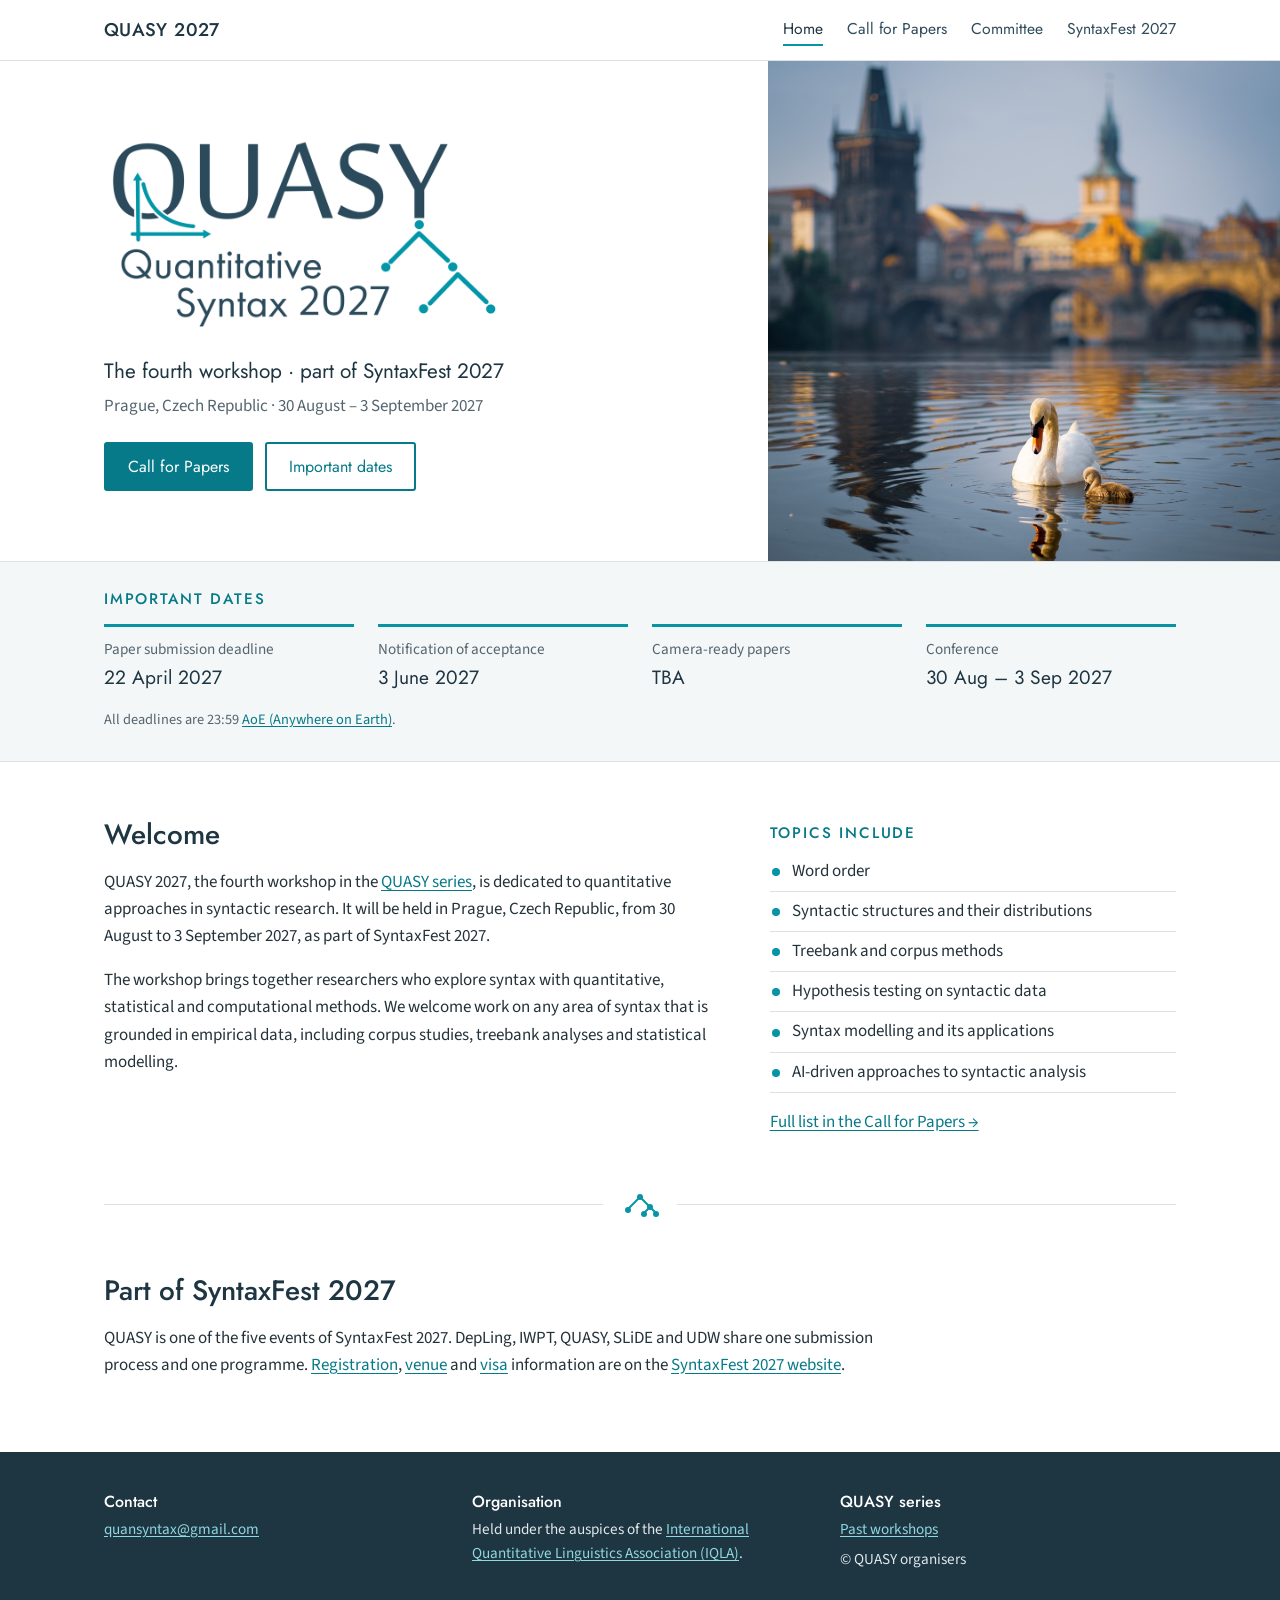
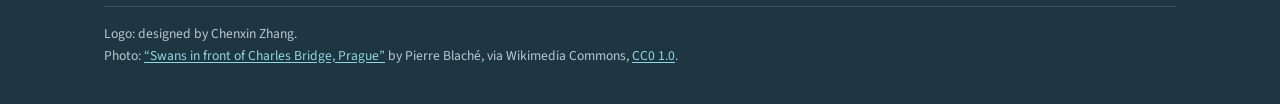
<file: index.html>
<!DOCTYPE html>
<html lang="en">
<head>
  <meta charset="utf-8">
  <meta name="viewport" content="width=device-width, initial-scale=1">
  <title>QUASY 2027 – 4th Workshop on Quantitative Syntax</title>
  <meta name="description" content="QUASY 2027, the fourth Workshop on Quantitative Syntax, Prague, 30 August – 3 September 2027, part of SyntaxFest 2027.">
  <link rel="preconnect" href="https://fonts.googleapis.com">
  <link rel="preconnect" href="https://fonts.gstatic.com" crossorigin>
  <link href="https://fonts.googleapis.com/css2?family=Jost:wght@400;500&family=Source+Sans+3:ital,wght@0,400;0,600;1,400&display=swap" rel="stylesheet">
  <link rel="stylesheet" href="css/style.css">
  <link rel="icon" href="images/favicon.svg" type="image/svg+xml">
  <link rel="icon" href="images/favicon-32.png" sizes="32x32" type="image/png">
  <link rel="apple-touch-icon" href="images/apple-touch-icon.png">
  <!-- Link previews (email, chat, social media) -->
  <meta property="og:type" content="website">
  <meta property="og:site_name" content="QUASY 2027">
  <meta property="og:title" content="QUASY 2027 – 4th Workshop on Quantitative Syntax">
  <meta property="og:description" content="Prague, 30 August – 3 September 2027, part of SyntaxFest 2027. Paper submission deadline: 22 April 2027.">
  <meta property="og:url" content="https://quansyntax.github.io/quasy2027/">
  <meta property="og:image" content="https://quansyntax.github.io/quasy2027/images/og-image.jpg">
  <meta property="og:image:width" content="1200">
  <meta property="og:image:height" content="630">
  <meta property="og:image:alt" content="A swan and its cygnet on the Vltava in front of Charles Bridge, Prague">
  <meta name="twitter:card" content="summary_large_image">
</head>
<body>

<nav class="site-nav" aria-label="Main">
  <div class="wrap">
    <a class="brand" href="index.html">QUASY 2027</a>
    <ul>
      <li><a href="index.html" aria-current="page">Home</a></li>
      <li><a href="cfp.html">Call for Papers</a></li>
      <li><a href="committee.html">Committee</a></li>
      <li><a href="https://syntaxfest.github.io/syntaxfest27/">SyntaxFest 2027</a></li>
    </ul>
  </div>
</nav>

<header class="hero">
  <div class="hero-text">
    <h1 class="visually-hidden">QUASY 2027: 4th Workshop on Quantitative Syntax</h1>
    <img class="hero-logo" src="images/quasy2027_logo_web.png" width="900" height="461"
         alt="QUASY – Quantitative Syntax 2027 logo">
    <p class="hero-kicker">The fourth workshop · part of SyntaxFest 2027</p>
    <p class="hero-meta">Prague, Czech Republic · 30 August – 3 September 2027</p>
    <div class="buttons">
      <a class="btn btn-primary" href="cfp.html">Call for Papers</a>
      <a class="btn btn-secondary" href="#dates">Important dates</a>
    </div>
  </div>
  <figure class="hero-photo">
    <img src="images/photo-swans-1920.jpg"
         srcset="images/photo-swans-960.jpg 960w, images/photo-swans-1920.jpg 1920w"
         sizes="(max-width: 860px) 100vw, 50vw"
         width="1920" height="1920"
         alt="A swan and its cygnet on the Vltava, with the Old Town Bridge Tower and Charles Bridge softly blurred behind them">
  </figure>
</header>

<main>
  <section class="dates" id="dates" aria-labelledby="dates-title">
    <div class="wrap">
      <h2 id="dates-title">Important dates</h2>
      <ol>
        <li><span class="what">Paper submission deadline</span><span class="when">22 April 2027</span></li>
        <li><span class="what">Notification of acceptance</span><span class="when">3 June 2027</span></li>
        <li><span class="what">Camera-ready papers</span><span class="when">TBA</span></li>
        <li><span class="what">Conference</span><span class="when">30 Aug – 3 Sep 2027</span></li>
      </ol>
      <p class="note">All deadlines are 23:59 <a href="https://www.timeanddate.com/time/zones/aoe">AoE (Anywhere on Earth)</a>.</p>
    </div>
  </section>

  <section class="section welcome" aria-labelledby="welcome-title">
    <div class="wrap">
      <div>
        <h2 id="welcome-title">Welcome</h2>
        <p>QUASY 2027, the fourth workshop in the <a href="https://quansyntax.github.io/quasy/">QUASY series</a>, is dedicated to quantitative approaches in syntactic research. It will be held in Prague, Czech Republic, from 30 August to 3 September 2027, as part of SyntaxFest 2027.</p>
        <p>The workshop brings together researchers who explore syntax with quantitative, statistical and computational methods. We welcome work on any area of syntax that is grounded in empirical data, including corpus studies, treebank analyses and statistical modelling.</p>
      </div>
      <div class="topics">
        <h3>Topics include</h3>
        <ul>
          <li>Word order</li>
          <li>Syntactic structures and their distributions</li>
          <li>Treebank and corpus methods</li>
          <li>Hypothesis testing on syntactic data</li>
          <li>Syntax modelling and its applications</li>
          <li>AI-driven approaches to syntactic analysis</li>
        </ul>
        <a href="cfp.html">Full list in the Call for Papers →</a>
      </div>
    </div>
  </section>

  <div class="tree-rule" aria-hidden="true">
    <svg viewBox="0 0 46 26" fill="none" stroke="currentColor" stroke-width="2" stroke-linecap="round">
      <path d="M23 5 L11 17 M23 5 L33 15 M33 15 L27 21 M33 15 L39 21"/>
      <g fill="currentColor" stroke="none">
        <circle cx="23" cy="5" r="3"/><circle cx="11" cy="18" r="3"/>
        <circle cx="33" cy="15" r="3"/><circle cx="27" cy="22" r="3"/><circle cx="39" cy="22" r="3"/>
      </g>
    </svg>
  </div>

  <section class="section syntaxfest" aria-labelledby="sf-title">
    <div class="wrap">
      <h2 id="sf-title">Part of SyntaxFest 2027</h2>
      <p>QUASY is one of the five events of SyntaxFest 2027. DepLing, IWPT, QUASY, SLiDE and UDW share one submission process and one programme. <a href="https://syntaxfest.github.io/syntaxfest27/registration.html">Registration</a>, <a href="https://syntaxfest.github.io/syntaxfest27/venue.html">venue</a> and <a href="https://syntaxfest.github.io/syntaxfest27/visa.html">visa</a> information are on the <a href="https://syntaxfest.github.io/syntaxfest27/">SyntaxFest 2027 website</a>.</p>
    </div>
  </section>
</main>

<footer class="site-footer">
  <div class="wrap">
    <div class="cols">
      <div>
        <h2>Contact</h2>
        <p><a href="mailto:quansyntax@gmail.com">quansyntax@gmail.com</a></p>
      </div>
      <div>
        <h2>Organisation</h2>
        <p>Held under the auspices of the <a href="https://iqla.org/">International Quantitative Linguistics Association (IQLA)</a>.</p>
      </div>
      <div>
        <h2>QUASY series</h2>
        <p><a href="https://quansyntax.github.io/quasy/">Past workshops</a></p>
        <p>© QUASY organisers</p>
      </div>
    </div>
    <p class="credit">Logo: designed by Chenxin Zhang.<br>
      Photo: <a href="https://commons.wikimedia.org/wiki/File:Swans_in_front_of_Charles_Bridge,_Prague_(50498685441).jpg">“Swans in front of Charles Bridge, Prague”</a> by Pierre Blaché, via Wikimedia Commons, <a href="https://creativecommons.org/publicdomain/zero/1.0/">CC0 1.0</a>.</p>
  </div>
</footer>

</body>
</html>
</file>
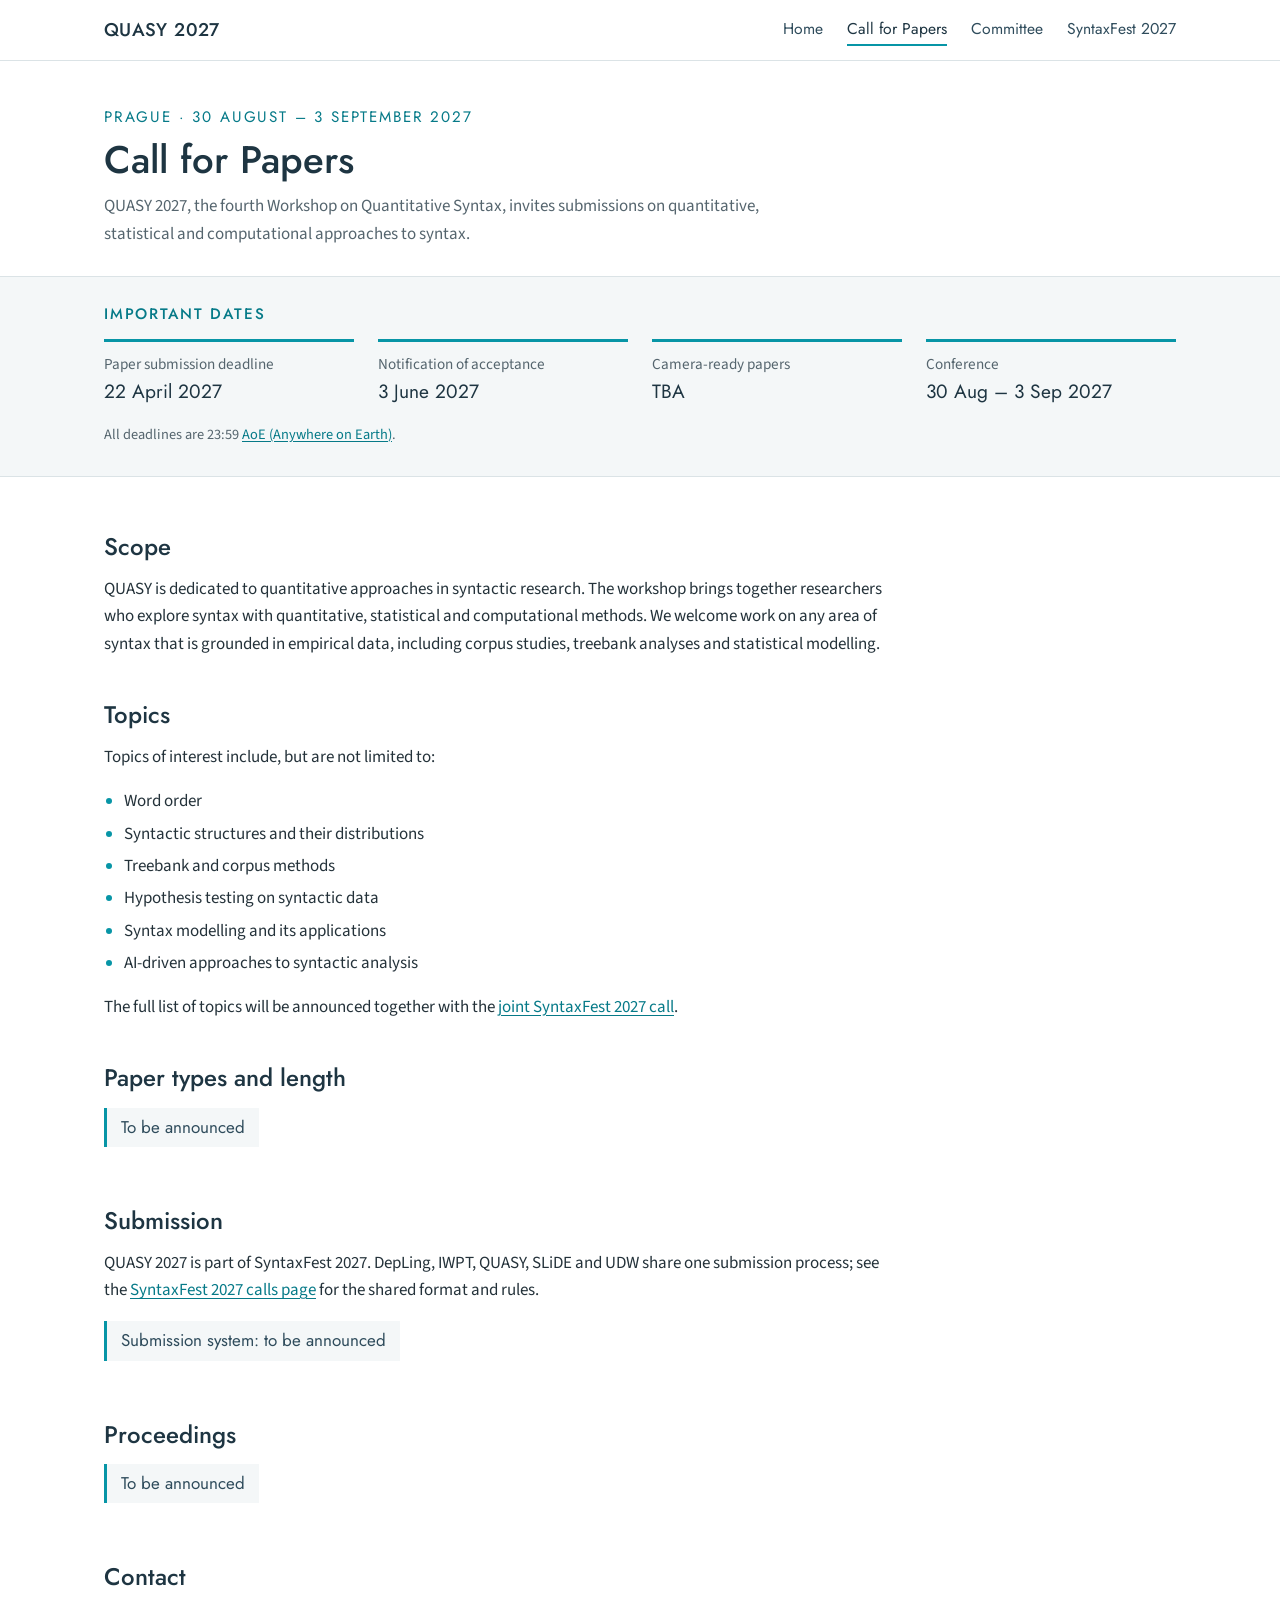
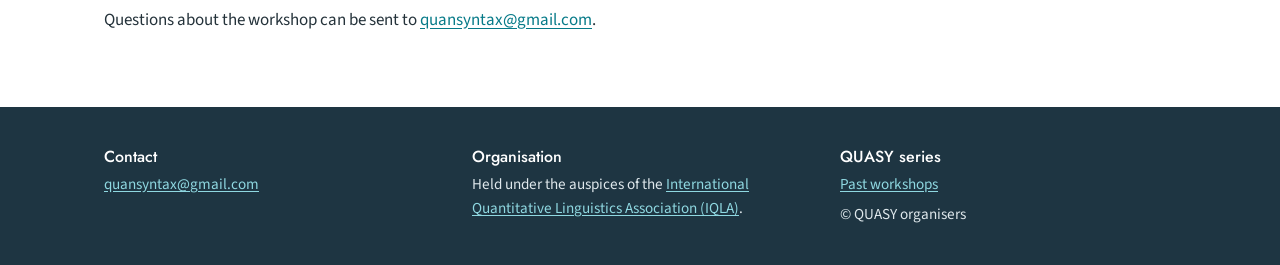
<file: cfp.html>
<!DOCTYPE html>
<html lang="en">
<head>
  <meta charset="utf-8">
  <meta name="viewport" content="width=device-width, initial-scale=1">
  <title>Call for Papers – QUASY 2027</title>
  <meta name="description" content="Call for Papers for QUASY 2027, the fourth Workshop on Quantitative Syntax, Prague, 30 August – 3 September 2027.">
  <link rel="preconnect" href="https://fonts.googleapis.com">
  <link rel="preconnect" href="https://fonts.gstatic.com" crossorigin>
  <link href="https://fonts.googleapis.com/css2?family=Jost:wght@400;500&family=Source+Sans+3:ital,wght@0,400;0,600;1,400&display=swap" rel="stylesheet">
  <link rel="stylesheet" href="css/style.css">
  <link rel="icon" href="images/favicon.svg" type="image/svg+xml">
  <link rel="icon" href="images/favicon-32.png" sizes="32x32" type="image/png">
  <link rel="apple-touch-icon" href="images/apple-touch-icon.png">
  <!-- Link previews (email, chat, social media) -->
  <meta property="og:type" content="website">
  <meta property="og:site_name" content="QUASY 2027">
  <meta property="og:title" content="Call for Papers – QUASY 2027">
  <meta property="og:description" content="QUASY 2027, the fourth Workshop on Quantitative Syntax, invites submissions. Deadline: 22 April 2027. Prague, part of SyntaxFest 2027.">
  <meta property="og:url" content="https://quansyntax.github.io/quasy2027/cfp.html">
  <meta property="og:image" content="https://quansyntax.github.io/quasy2027/images/og-image.jpg">
  <meta property="og:image:width" content="1200">
  <meta property="og:image:height" content="630">
  <meta property="og:image:alt" content="A swan and its cygnet on the Vltava in front of Charles Bridge, Prague">
  <meta name="twitter:card" content="summary_large_image">
</head>
<body>

<nav class="site-nav" aria-label="Main">
  <div class="wrap">
    <a class="brand" href="index.html">QUASY 2027</a>
    <ul>
      <li><a href="index.html">Home</a></li>
      <li><a href="cfp.html" aria-current="page">Call for Papers</a></li>
      <li><a href="committee.html">Committee</a></li>
      <li><a href="https://syntaxfest.github.io/syntaxfest27/">SyntaxFest 2027</a></li>
    </ul>
  </div>
</nav>

<header class="page-head">
  <div class="wrap">
    <p class="kicker">Prague · 30 August – 3 September 2027</p>
    <h1>Call for Papers</h1>
    <p class="lead">QUASY 2027, the fourth Workshop on Quantitative Syntax, invites submissions on quantitative, statistical and computational approaches to syntax.</p>
  </div>
</header>

<main>
  <section class="dates" aria-labelledby="dates-title">
    <div class="wrap">
      <h2 id="dates-title">Important dates</h2>
      <ol>
        <li><span class="what">Paper submission deadline</span><span class="when">22 April 2027</span></li>
        <li><span class="what">Notification of acceptance</span><span class="when">3 June 2027</span></li>
        <li><span class="what">Camera-ready papers</span><span class="when">TBA</span></li>
        <li><span class="what">Conference</span><span class="when">30 Aug – 3 Sep 2027</span></li>
      </ol>
      <p class="note">All deadlines are 23:59 <a href="https://www.timeanddate.com/time/zones/aoe">AoE (Anywhere on Earth)</a>.</p>
    </div>
  </section>

  <section class="section">
    <div class="wrap"><div class="prose">
      <h2>Scope</h2>
      <p>QUASY is dedicated to quantitative approaches in syntactic research. The workshop brings together researchers who explore syntax with quantitative, statistical and computational methods. We welcome work on any area of syntax that is grounded in empirical data, including corpus studies, treebank analyses and statistical modelling.</p>

      <h2>Topics</h2>
      <p>Topics of interest include, but are not limited to:</p>
      <ul>
        <li>Word order</li>
        <li>Syntactic structures and their distributions</li>
        <li>Treebank and corpus methods</li>
        <li>Hypothesis testing on syntactic data</li>
        <li>Syntax modelling and its applications</li>
        <li>AI-driven approaches to syntactic analysis</li>
      </ul>
      <p>The full list of topics will be announced together with the <a href="https://syntaxfest.github.io/syntaxfest27/calls.html">joint SyntaxFest 2027 call</a>.</p>

      <h2>Paper types and length</h2>
      <p class="tba">To be announced</p>

      <h2>Submission</h2>
      <p>QUASY 2027 is part of SyntaxFest 2027. DepLing, IWPT, QUASY, SLiDE and UDW share one submission process; see the <a href="https://syntaxfest.github.io/syntaxfest27/calls.html">SyntaxFest 2027 calls page</a> for the shared format and rules.</p>
      <p class="tba">Submission system: to be announced</p>

      <h2>Proceedings</h2>
      <p class="tba">To be announced</p>

      <h2>Contact</h2>
      <p>Questions about the workshop can be sent to <a href="mailto:quansyntax@gmail.com">quansyntax@gmail.com</a>.</p>
    </div></div>
  </section>
</main>

<footer class="site-footer">
  <div class="wrap">
    <div class="cols">
      <div>
        <h2>Contact</h2>
        <p><a href="mailto:quansyntax@gmail.com">quansyntax@gmail.com</a></p>
      </div>
      <div>
        <h2>Organisation</h2>
        <p>Held under the auspices of the <a href="https://iqla.org/">International Quantitative Linguistics Association (IQLA)</a>.</p>
      </div>
      <div>
        <h2>QUASY series</h2>
        <p><a href="https://quansyntax.github.io/quasy/">Past workshops</a></p>
        <p>© QUASY organisers</p>
      </div>
    </div>
  </div>
</footer>

</body>
</html>
</file>
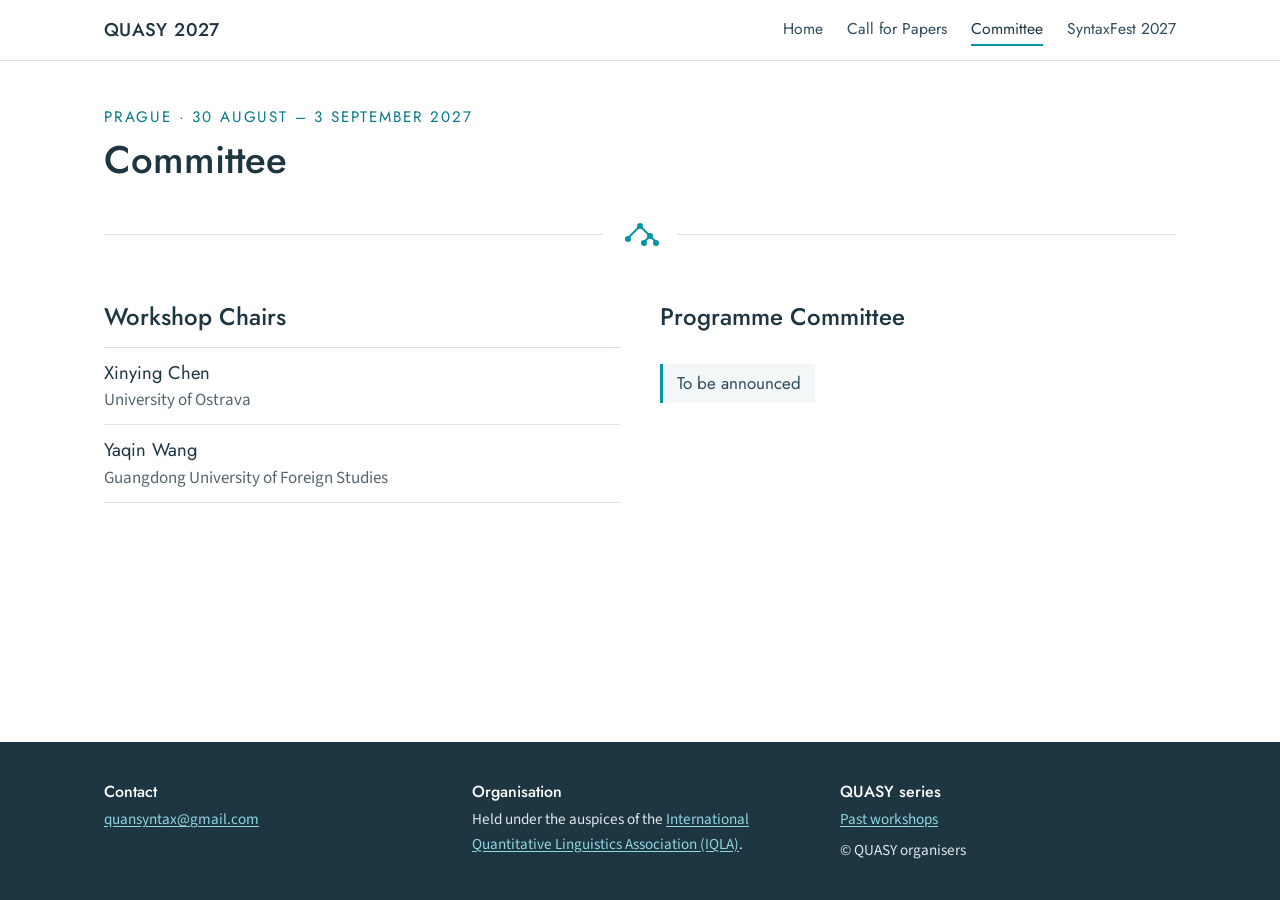
<file: committee.html>
<!DOCTYPE html>
<html lang="en">
<head>
  <meta charset="utf-8">
  <meta name="viewport" content="width=device-width, initial-scale=1">
  <title>Committee – QUASY 2027</title>
  <meta name="description" content="Chairs and programme committee of QUASY 2027, the fourth Workshop on Quantitative Syntax.">
  <link rel="preconnect" href="https://fonts.googleapis.com">
  <link rel="preconnect" href="https://fonts.gstatic.com" crossorigin>
  <link href="https://fonts.googleapis.com/css2?family=Jost:wght@400;500&family=Source+Sans+3:ital,wght@0,400;0,600;1,400&display=swap" rel="stylesheet">
  <link rel="stylesheet" href="css/style.css">
  <link rel="icon" href="images/favicon.svg" type="image/svg+xml">
  <link rel="icon" href="images/favicon-32.png" sizes="32x32" type="image/png">
  <link rel="apple-touch-icon" href="images/apple-touch-icon.png">
  <!-- Link previews (email, chat, social media) -->
  <meta property="og:type" content="website">
  <meta property="og:site_name" content="QUASY 2027">
  <meta property="og:title" content="Committee – QUASY 2027">
  <meta property="og:description" content="Chairs and programme committee of QUASY 2027, the fourth Workshop on Quantitative Syntax, Prague, 30 August – 3 September 2027.">
  <meta property="og:url" content="https://quansyntax.github.io/quasy2027/committee.html">
  <meta property="og:image" content="https://quansyntax.github.io/quasy2027/images/og-image.jpg">
  <meta property="og:image:width" content="1200">
  <meta property="og:image:height" content="630">
  <meta property="og:image:alt" content="A swan and its cygnet on the Vltava in front of Charles Bridge, Prague">
  <meta name="twitter:card" content="summary_large_image">
</head>
<body>

<nav class="site-nav" aria-label="Main">
  <div class="wrap">
    <a class="brand" href="index.html">QUASY 2027</a>
    <ul>
      <li><a href="index.html">Home</a></li>
      <li><a href="cfp.html">Call for Papers</a></li>
      <li><a href="committee.html" aria-current="page">Committee</a></li>
      <li><a href="https://syntaxfest.github.io/syntaxfest27/">SyntaxFest 2027</a></li>
    </ul>
  </div>
</nav>

<header class="page-head">
  <div class="wrap">
    <p class="kicker">Prague · 30 August – 3 September 2027</p>
    <h1>Committee</h1>
  </div>
</header>

<div class="tree-rule" aria-hidden="true">
  <svg viewBox="0 0 46 26" fill="none" stroke="currentColor" stroke-width="2" stroke-linecap="round">
    <path d="M23 5 L11 17 M23 5 L33 15 M33 15 L27 21 M33 15 L39 21"/>
    <g fill="currentColor" stroke="none">
      <circle cx="23" cy="5" r="3"/><circle cx="11" cy="18" r="3"/>
      <circle cx="33" cy="15" r="3"/><circle cx="27" cy="22" r="3"/><circle cx="39" cy="22" r="3"/>
    </g>
  </svg>
</div>

<main>
  <section class="section">
    <div class="wrap committee-groups">
      <div>
        <h2>Workshop Chairs</h2>
        <ul class="people">
          <li><span class="name">Xinying Chen</span><span class="affil">University of Ostrava</span></li>
          <li><span class="name">Yaqin Wang</span><span class="affil">Guangdong University of Foreign Studies</span></li>
        </ul>
      </div>
      <div>
        <h2>Programme Committee</h2>
        <p class="tba">To be announced</p>
      </div>
    </div>
  </section>
</main>

<footer class="site-footer">
  <div class="wrap">
    <div class="cols">
      <div>
        <h2>Contact</h2>
        <p><a href="mailto:quansyntax@gmail.com">quansyntax@gmail.com</a></p>
      </div>
      <div>
        <h2>Organisation</h2>
        <p>Held under the auspices of the <a href="https://iqla.org/">International Quantitative Linguistics Association (IQLA)</a>.</p>
      </div>
      <div>
        <h2>QUASY series</h2>
        <p><a href="https://quansyntax.github.io/quasy/">Past workshops</a></p>
        <p>© QUASY organisers</p>
      </div>
    </div>
  </div>
</footer>

</body>
</html>
</file>
<file: css/style.css>
/* QUASY 2027 — shared stylesheet
   Colours are defined once here; change them in this block only. */
:root {
  --ink: #1E3542;          /* deep logo slate: headings, footer background */
  --slate: #2f4c5c;        /* logo slate */
  --teal: #0795a6;         /* logo teal: rules, dots, decorative lines */
  --teal-text: #067a88;    /* darker teal for text links and small labels (AA on white) */
  --teal-light: #8fd8e1;   /* links on the dark footer */
  --accent-button: var(--teal-text); /* primary button; try #B4472E (terracotta) */
  --text: #24323a;
  --muted: #55656e;
  --bg: #ffffff;
  --bg-soft: #f4f7f8;
  --line: #dbe3e6;

  --font-head: "Jost", "Futura", "Century Gothic", "Avenir Next", sans-serif;
  --font-body: "Source Sans 3", "Segoe UI", "Helvetica Neue", Arial, sans-serif;
  --wrap: 1120px;
}

*, *::before, *::after { box-sizing: border-box; }

html { scroll-behavior: smooth; }

body {
  margin: 0;
  background: var(--bg);
  color: var(--text);
  font-family: var(--font-body);
  font-size: 1.0625rem;
  line-height: 1.6;
  /* keep the footer at the bottom on short pages */
  min-height: 100vh;
  display: flex;
  flex-direction: column;
}
main { flex: 1 0 auto; }

img { max-width: 100%; display: block; }

a { color: var(--teal-text); text-underline-offset: 0.15em; }
a:hover { color: var(--ink); }

h1, h2, h3 {
  font-family: var(--font-head);
  color: var(--ink);
  font-weight: 500;
  line-height: 1.2;
  margin: 0 0 0.6em;
}

.wrap {
  max-width: var(--wrap);
  margin: 0 auto;
  padding: 0 24px;
}

.visually-hidden {
  position: absolute !important;
  width: 1px; height: 1px;
  overflow: hidden;
  clip: rect(0 0 0 0);
  white-space: nowrap;
}

/* ---------- Navigation ---------- */
.site-nav {
  background: var(--bg);
  border-bottom: 1px solid var(--line);
}
.site-nav .wrap {
  display: flex;
  align-items: center;
  justify-content: space-between;
  gap: 16px;
  min-height: 60px;
}
.site-nav .brand {
  font-family: var(--font-head);
  font-weight: 500;
  font-size: 1.15rem;
  color: var(--ink);
  text-decoration: none;
  letter-spacing: 0.02em;
}
.site-nav ul {
  list-style: none;
  display: flex;
  flex-wrap: wrap;
  gap: 4px 24px;
  margin: 0;
  padding: 0;
}
.site-nav ul a {
  font-family: var(--font-head);
  color: var(--slate);
  text-decoration: none;
  font-size: 0.98rem;
  padding: 4px 0;
  border-bottom: 2px solid transparent;
}
.site-nav ul a:hover,
.site-nav ul a[aria-current="page"] {
  color: var(--ink);
  border-bottom-color: var(--teal);
}

/* ---------- Hero banner ---------- */
.hero {
  --hero-h: clamp(380px, 58vh, 500px);
  --hero-max: 1600px;
  background: var(--bg);
  display: grid;
  /* The photo is square. Its column is never wider than 1.15 × the banner
     height, so the frame stays close to square on every screen and shows
     the bridge tower and the swans together. (A column that grows with the
     screen width becomes a wide strip on large monitors and crops the swans
     away.) On very wide screens the banner stops at --hero-max and is centred. */
  grid-template-columns: minmax(0, 1fr) min(40%, calc(var(--hero-h) * 1.15));
  height: var(--hero-h);
  width: 100%;
  max-width: var(--hero-max);
  margin: 0 auto;
}
.hero-text {
  /* align the text with the .wrap column on wide screens */
  padding: 32px 48px 32px max(24px, calc((min(100vw, var(--hero-max)) - var(--wrap)) / 2 + 24px));
  display: flex;
  flex-direction: column;
  justify-content: center;
}
.hero-logo {
  width: min(400px, 100%);
  height: auto;
  margin-bottom: 20px;
}
.hero-kicker {
  font-family: var(--font-head);
  font-size: 1.3rem;
  color: var(--ink);
  margin: 0 0 4px;
}
.hero-meta {
  color: var(--muted);
  margin: 0 0 22px;
}
.hero-photo {
  margin: 0;
  overflow: hidden;
}
.hero-photo img {
  width: 100%;
  height: 100%;
  object-fit: cover;
  /* favour the top: keep the bridge tower's spire, then the swans below */
  object-position: 50% 15%;
}

.buttons { display: flex; flex-wrap: wrap; gap: 12px; }
.btn {
  display: inline-block;
  font-family: var(--font-head);
  font-size: 1rem;
  padding: 10px 22px;
  border-radius: 3px;
  text-decoration: none;
  border: 2px solid var(--accent-button);
}
.btn-primary { background: var(--accent-button); color: #fff; }
.btn-primary:hover { background: var(--ink); border-color: var(--ink); color: #fff; }
.btn-secondary { color: var(--teal-text); border-color: var(--teal-text); background: transparent; }
.btn-secondary:hover { color: var(--ink); border-color: var(--ink); }

/* ---------- Important dates ---------- */
.dates {
  background: var(--bg-soft);
  border-top: 1px solid var(--line);
  border-bottom: 1px solid var(--line);
  padding: 28px 0 30px;
}
.dates h2 {
  font-size: 0.95rem;
  text-transform: uppercase;
  letter-spacing: 0.12em;
  color: var(--teal-text);
  margin-bottom: 16px;
}
.dates ol {
  list-style: none;
  margin: 0;
  padding: 0;
  display: grid;
  grid-template-columns: repeat(4, minmax(0, 1fr));
  gap: 24px;
}
.dates li {
  border-top: 3px solid var(--teal);
  padding-top: 10px;
}
.dates .what {
  display: block;
  font-size: 0.95rem;
  color: var(--muted);
}
.dates .when {
  display: block;
  font-family: var(--font-head);
  font-size: 1.2rem;
  color: var(--ink);
}
.dates .note {
  margin: 16px 0 0;
  font-size: 0.9rem;
  color: var(--muted);
}

/* ---------- Content sections ---------- */
.section { padding: 56px 0; }
.section h2 { font-size: 1.75rem; }

.welcome .wrap {
  display: grid;
  grid-template-columns: minmax(0, 3fr) minmax(0, 2fr);
  gap: 56px;
}
.welcome p { margin: 0 0 1em; }

.topics h3 {
  font-size: 0.95rem;
  text-transform: uppercase;
  letter-spacing: 0.12em;
  color: var(--teal-text);
  margin-top: 6px;
}
.topics ul {
  list-style: none;
  margin: 0 0 16px;
  padding: 0;
}
.topics li {
  position: relative;
  padding: 6px 0 6px 22px;
  border-bottom: 1px solid var(--line);
}
.topics li::before {         /* a tree node */
  content: "";
  position: absolute;
  left: 2px;
  top: 0.95em;
  width: 8px;
  height: 8px;
  border-radius: 50%;
  background: var(--teal);
}

/* Small dependency-tree ornament used as a section divider */
.tree-rule {
  display: flex;
  align-items: center;
  gap: 14px;
  width: 100%;
  max-width: var(--wrap);
  margin: 0 auto;
  padding: 0 24px;
  color: var(--teal);
}
.tree-rule::before,
.tree-rule::after {
  content: "";
  flex: 1;
  height: 1px;
  background: var(--line);
}
.tree-rule svg { width: 46px; height: 26px; flex: none; }

.syntaxfest p { max-width: 46em; }

/* ---------- Inner pages (CFP, Committee) ---------- */
.page-head {
  padding: 44px 0 28px;
}
.page-head .kicker {
  font-family: var(--font-head);
  font-size: 0.95rem;
  text-transform: uppercase;
  letter-spacing: 0.12em;
  color: var(--teal-text);
  margin: 0 0 8px;
}
.page-head h1 { font-size: 2.4rem; margin-bottom: 10px; }
.page-head .lead { color: var(--muted); max-width: 40em; margin: 0; }

.prose { max-width: 46em; }
.prose h2 { font-size: 1.5rem; margin-top: 1.8em; }
.prose h2:first-child { margin-top: 0; }
.prose p, .prose ul { margin: 0 0 1em; }
.prose ul { padding-left: 1.2em; }
.prose li { margin-bottom: 0.3em; }
.prose li::marker { color: var(--teal); }

/* "To be announced" placeholder */
.tba {
  display: inline-block;
  font-family: var(--font-head);
  color: var(--slate);
  background: var(--bg-soft);
  border-left: 3px solid var(--teal);
  padding: 6px 14px;
}

/* Two committee groups side by side */
.committee-groups {
  display: grid;
  grid-template-columns: repeat(2, minmax(0, 1fr));
  gap: 40px;
}
.committee-groups h2 { font-size: 1.5rem; }

/* People lists (chairs, committees) */
.people { list-style: none; margin: 0; padding: 0; }
.people li {
  padding: 10px 0;
  border-bottom: 1px solid var(--line);
}
.people li:first-child { border-top: 1px solid var(--line); }
.people .name {
  display: block;
  font-family: var(--font-head);
  font-size: 1.15rem;
  color: var(--ink);
}
.people .affil { display: block; color: var(--muted); }

/* ---------- Footer ---------- */
.site-footer {
  background: var(--ink);
  color: #dfe8ec;
  padding: 40px 0 32px;
  font-size: 0.95rem;
}
.site-footer a { color: var(--teal-light); }
.site-footer a:hover { color: #fff; }
.site-footer .cols {
  display: grid;
  grid-template-columns: repeat(3, minmax(0, 1fr));
  gap: 32px;
}
.site-footer h2 {
  color: #fff;
  font-size: 1rem;
  margin-bottom: 6px;
}
.site-footer p { margin: 0 0 6px; }
.site-footer .credit {
  margin-top: 28px;
  padding-top: 16px;
  border-top: 1px solid rgba(255, 255, 255, 0.15);
  font-size: 0.85rem;
  color: #b9c8cf;
}

/* ---------- Narrow screens ---------- */
@media (max-width: 860px) {
  .hero {
    grid-template-columns: 1fr;
    height: auto;
  }
  .hero-text { padding: 20px 24px 18px; }
  .hero-logo { width: min(240px, 70%); margin-bottom: 12px; }
  .hero-photo { aspect-ratio: 4 / 3; }
  .hero-photo img { object-position: 50% 40%; }

  .dates ol { grid-template-columns: repeat(2, minmax(0, 1fr)); gap: 18px 20px; }
  .welcome .wrap { grid-template-columns: 1fr; gap: 24px; }
  .committee-groups { grid-template-columns: 1fr; gap: 28px; }
  .page-head { padding: 32px 0 20px; }
  .page-head h1 { font-size: 2rem; }
  .site-footer .cols { grid-template-columns: 1fr; gap: 20px; }
}

@media (max-width: 520px) {
  .site-nav .wrap { flex-direction: column; align-items: flex-start; gap: 2px; padding-top: 10px; padding-bottom: 8px; }
  .site-nav ul { gap: 2px 18px; }
  .hero-kicker { font-size: 1.15rem; }
  .hero-meta { margin-bottom: 16px; }
  .btn { padding: 9px 18px; }
  .dates .when { font-size: 1.05rem; }
  .section { padding: 40px 0; }
}
</file>
